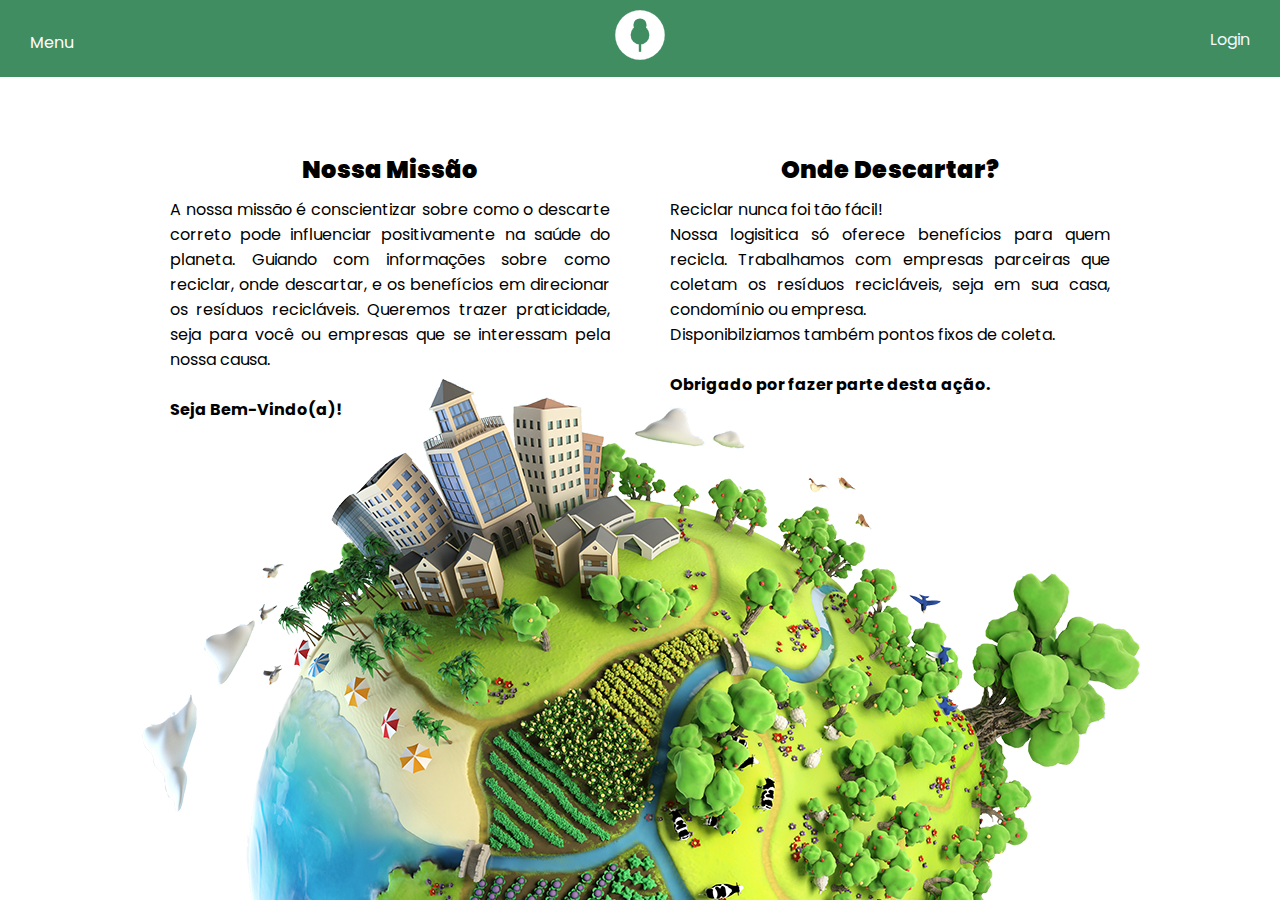
<file: public/index.html>
<!DOCTYPE html>
<html lang="en">

<head>
  <meta charset="UTF-8" />
  <meta http-equiv="X-UA-Compatible" content="IE=edge" />
  <meta name="viewport" content="width=device-width, initial-scale=1.0" />
  <link rel="icon" href="icons/pvicon.png" />
  <link rel="stylesheet" href="index.css" />
  <link rel="stylesheet" href="home.css" />
  <link href="https://cdn.jsdelivr.net/npm/@mdi/font@6.6.96/css/materialdesignicons.min.css" />
  <link rel="preconnect" href="https://fonts.googleapis.com" />
  <link rel="preconnect" href="https://fonts.gstatic.com" crossorigin />
  <link href="https://fonts.googleapis.com/css2?family=Poppins&display=swap" rel="stylesheet" />
  <title>Ponto Verde</title>
  <script src="index.js"></script>
</head>

<body>
  <div id="sidebar">
    <div class="toggle-btn" onclick="show()">
      <i class="mdi-menu"></i>
      Menu
    </div>
    <ul>
      <li><a href="index.html">Página Inicial</a></li>
      <li><a id="conta" href="login.html">Minha Conta</a></li>
      <li><a href="coleta.html">Locais de Coleta</a></li>
      <li><a href="agendar.html">Agendar Coleta</a></li>
      <li><a href="cestosseletivos.html">Cestos Seletivos</a></li>
      <li><a href="seloverde.html">Requisitos Selo Verde</a></li>
      <li><a href="contato.html">Contato</a></li>
    </ul>
  </div>
  <header>
    <div style="width: 100px"></div>
    <a href="index.html"><img src="icons/pvicon.svg" /></a>
    <div style="width: 100px">
      <a id="login" href="login.html">Login</a>
    </div>
  </header>
  <div class="conteudo">
    <div class="box">
      <Br>
      <h2 id="titulo"><b>Nossa Missão</b></h2>
      <p>
        A nossa missão é conscientizar sobre como o descarte correto pode
        influenciar positivamente na saúde do planeta. Guiando com informações
        sobre como reciclar, onde descartar, e os benefícios em direcionar os
        resíduos recicláveis. Queremos trazer praticidade, seja para você ou
        empresas que se interessam pela nossa causa.<br/>
        <br>
        <b>Seja Bem-Vindo(a)!</b>
      </p>
    </div>
    <div id="imagem">
      <img src="imgs/earth2.png" />
    </div>

    <div class="box">
      <br>
      <h2 id="titulo"><b>Onde Descartar?</b></h2>
      <p>
        Reciclar nunca foi tão fácil!<br />
        Nossa logisitica só oferece benefícios para quem recicla. Trabalhamos
        com empresas parceiras que coletam os resíduos recicláveis, seja em
        sua casa, condomínio ou empresa. <br />
        Disponibilziamos também pontos fixos de coleta.<br />
        <br>
        <b>Obrigado por fazer parte desta ação.</b>
      </p>
    </div>
  </div>
</body>

</html>
</file>
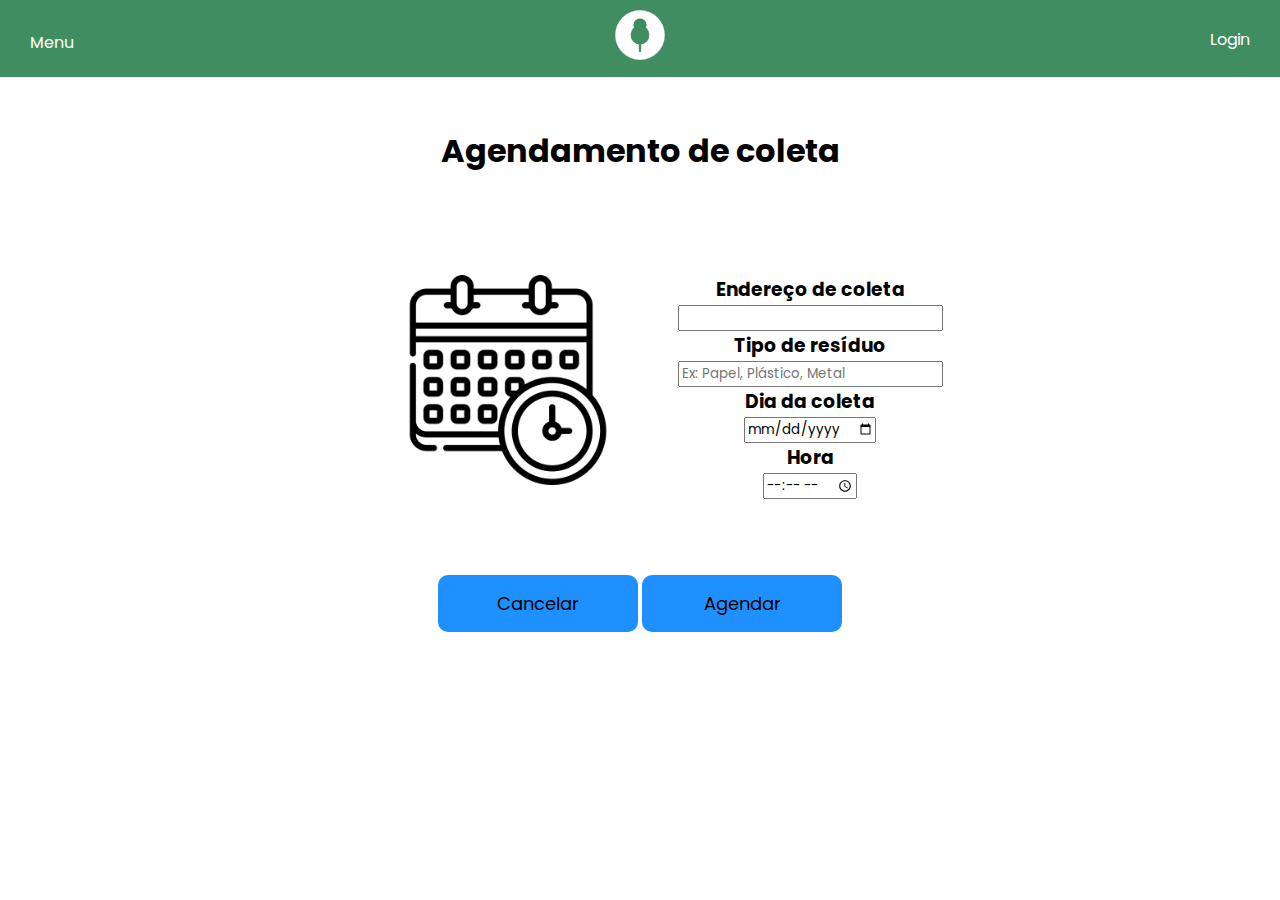
<file: public/agendar.html>
<!DOCTYPE html>
<html lang="en">

<head>
  <meta charset="UTF-8" />
  <meta http-equiv="X-UA-Compatible" content="IE=edge" />
  <meta name="viewport" content="width=device-width, initial-scale=1.0" />
  <link rel="icon" href="icons/pvicon.png" />
  <link rel="stylesheet" href="index.css" />
  <link rel="stylesheet" href="css/agendar.css" />
  <link href="https://cdn.jsdelivr.net/npm/@mdi/font@6.6.96/css/materialdesignicons.min.css" />
  <link rel="preconnect" href="https://fonts.googleapis.com" />
  <link rel="preconnect" href="https://fonts.gstatic.com" crossorigin />
  <link href="https://fonts.googleapis.com/css2?family=Poppins&display=swap" rel="stylesheet" />
  <title>Ponto Verde</title>
  <script src="index.js"></script>
  <script src="js/agendamento.js"></script>
</head>

<body>
  <div id="sidebar">
    <div class="toggle-btn" onclick="show()">
      <i class="mdi mdi-menu"></i>
      Menu
    </div>
    <ul>
      <li><a href="index.html">Página Inicial</a></li>
      <li><a id="conta" href="login.html">Minha Conta</a></li>
      <li><a href="coleta.html">Locais de Coleta</a></li>
      <li><a href="agendar.html">Agendar Coleta</a></li>
      <li><a href="cestosseletivos.html">Cestos Seletivos</a></li>
      <li><a href="seloverde.html">Requisitos Selo Verde</a></li>
      <li><a href="contato.html">Contato</a></li>
    </ul>
  </div>
  <header>
    <div style="width: 100px"></div>
    <a href="index.html"><img src="icons/pvicon.svg" /></a>
    <div style="width: 100px">
      <a id="login" href="login.html">Login</a>
    </div>
  </header>
  <div class="conteudo" style="display: block; text-align: center">
    <div style="margin-bottom: 100px; margin-top: 50px">
      <h1>Agendamento de coleta</h1>
    </div>
    <div class="form" style="display: flex; justify-content: center; height: 300px">
      <div class="card" style="width: 340px">
        <img style="height: 70%" src="imgs/calendario.png" />
      </div>
      <div class="card">
        <h3>Endereço de coleta</h3>
        <input id="endereco" type="text" />
        <h3>Tipo de resíduo</h3>
        <input id="residuo" type="text" placeholder="Ex: Papel, Plástico, Metal" />
        <h3>Dia da coleta</h3>
        <input id="datacol" type="date" />
        <h3>Hora</h3>
        <input id="horacol" type="time" />
      </div>
    </div>
    <div class="buttons">
      <a href="javascript:history.back()">
        <button style="width: 200px">Cancelar</button></a>

      <button style="width: 200px" onclick="agendar()">Agendar</button>
    </div>
  </div>
</body>

</html>
</file>
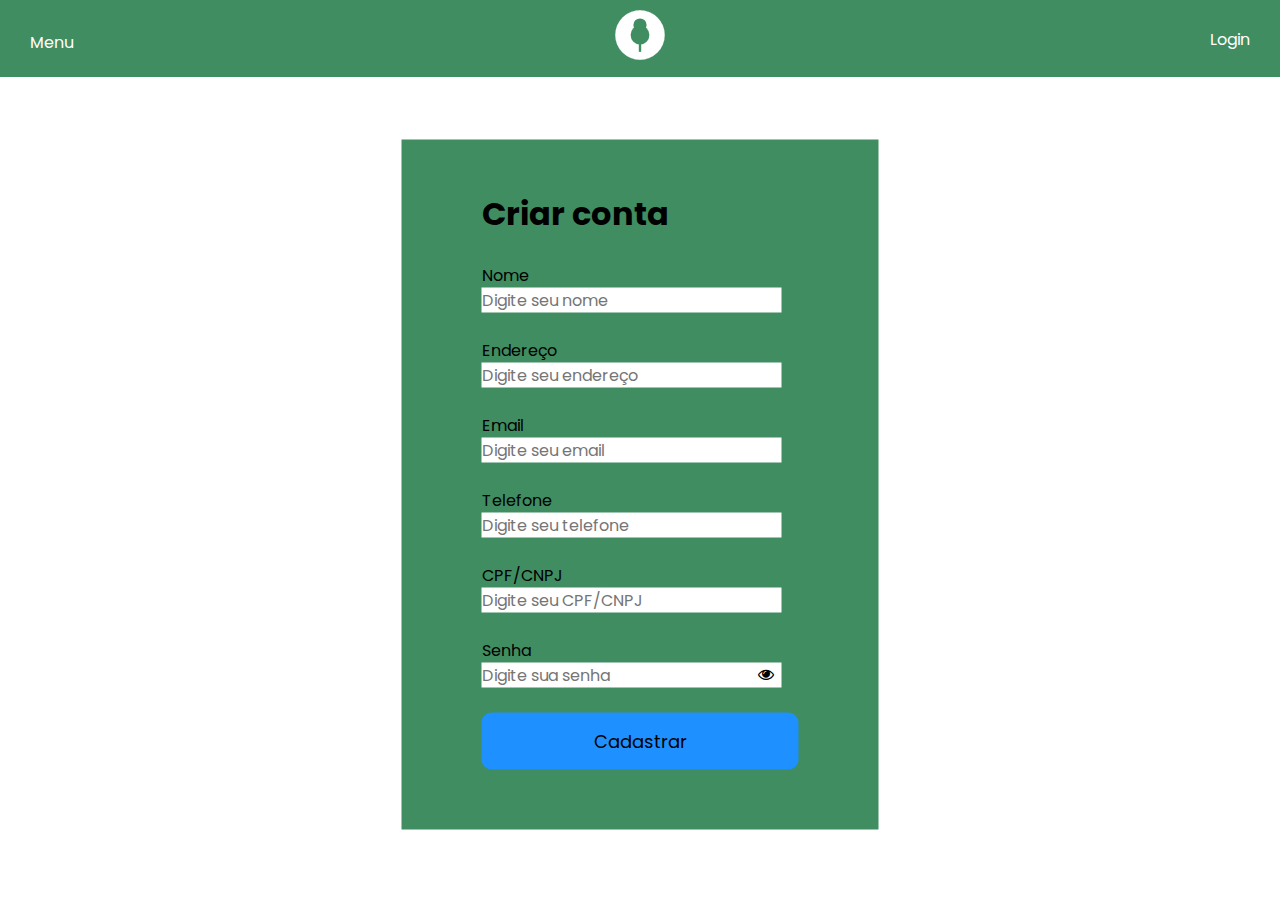
<file: public/cadastro.html>
<!DOCTYPE html>
<html lang="en">
  <head>
    <meta charset="UTF-8" />
    <meta http-equiv="X-UA-Compatible" content="IE=edge" />
    <meta name="viewport" content="width=device-width, initial-scale=1.0" />
    <link rel="icon" href="icons/pvicon.png" />
    <link rel="stylesheet" href="index.css" />
    <link rel="stylesheet" href="css/cadastro.css" />
    <link
      href="https://cdn.jsdelivr.net/npm/@mdi/font@6.6.96/css/materialdesignicons.min.css"
    />
    <link rel="preconnect" href="https://fonts.googleapis.com" />
    <link rel="preconnect" href="https://fonts.gstatic.com" crossorigin />
    <link
      href="https://fonts.googleapis.com/css2?family=Poppins&display=swap"
      rel="stylesheet"
    />
    <link
      rel="stylesheet"
      href="https://stackpath.bootstrapcdn.com/font-awesome/4.7.0/css/font-awesome.min.css"
    />
    <title>Ponto Verde</title>
    <script src="index.js"></script>
  </head>

  <body>
    <div id="sidebar">
      <div class="toggle-btn" onclick="show()">
        <i class="mdi-menu"></i>
        Menu
      </div>
      <ul>
        <li><a href="index.html">Página Inicial</a></li>
        <li><a id="conta" href="login.html">Minha Conta</a></li>
        <li><a href="coleta.html">Locais de Coleta</a></li>
        <li><a href="agendar.html">Agendar Coleta</a></li>
        <li><a href="cestosseletivos.html">Cestos Seletivos</a></li>
        <li><a href="seloverde.html">Requisitos Selo Verde</a></li>
        <li><a href="contato.html">Contato</a></li>
      </ul>
    </div>
    <header>
      <div style="width: 100px"></div>
      <a href="index.html"><img src="icons/pvicon.svg" /></a>
      <div style="width: 100px">
        <a id="login" href="login.html">Login</a>
      </div>
    </header>
    <div class="conteudo2">
      <form class="card" action="index.html">
        <br /><br />
        <h1>Criar conta</h1>
        <br />
        Nome
        <p></p>
        <input
          type="text"
          placeholder="Digite seu nome"
          id="nome"
          required
          maxlength="35"
          minlength="3"
        />
        <span></span>
        <br /><br />
        Endereço
        <p></p>
        <input
          type="text"
          placeholder="Digite seu endereço"
          id="endereco"
          required
          maxlength="50"
          minlength="10"
        />
        <span></span>
        <br /><br />
        Email
        <p></p>
        <input
          type="email"
          placeholder="Digite seu email"
          id="email"
          required
          maxlength="30"
          minlength="3"
        />
        <span></span>
        <br /><br />
        Telefone
        <p></p>
        <input
          type="text"
          placeholder="Digite seu telefone"
          id="telefone"
          required
          maxlength="20"
          minlength="8"
        />
        <span></span>
        <br /><br />
        CPF/CNPJ
        <p></p>
        <input
          type="text"
          placeholder="Digite seu CPF/CNPJ"
          id="cpf"
          required
          maxlength="25"
          minlength="10"
        />
        <span></span>
        <br /><br />
        Senha
        <p></p>
        <input
          type="password"
          id="senha"
          placeholder="Digite sua senha"
          required
          minlength="6"
        />
        <span></span>
        <i class="fa fa-eye" aria-hidden="true"></i>
        <br /><br />
        <a href="index.html"><button type="submit">Cadastrar</button></a>
      </form>
    </div>
    <script src="js/cadastro.js"></script>
  </body>
</html>
</file>
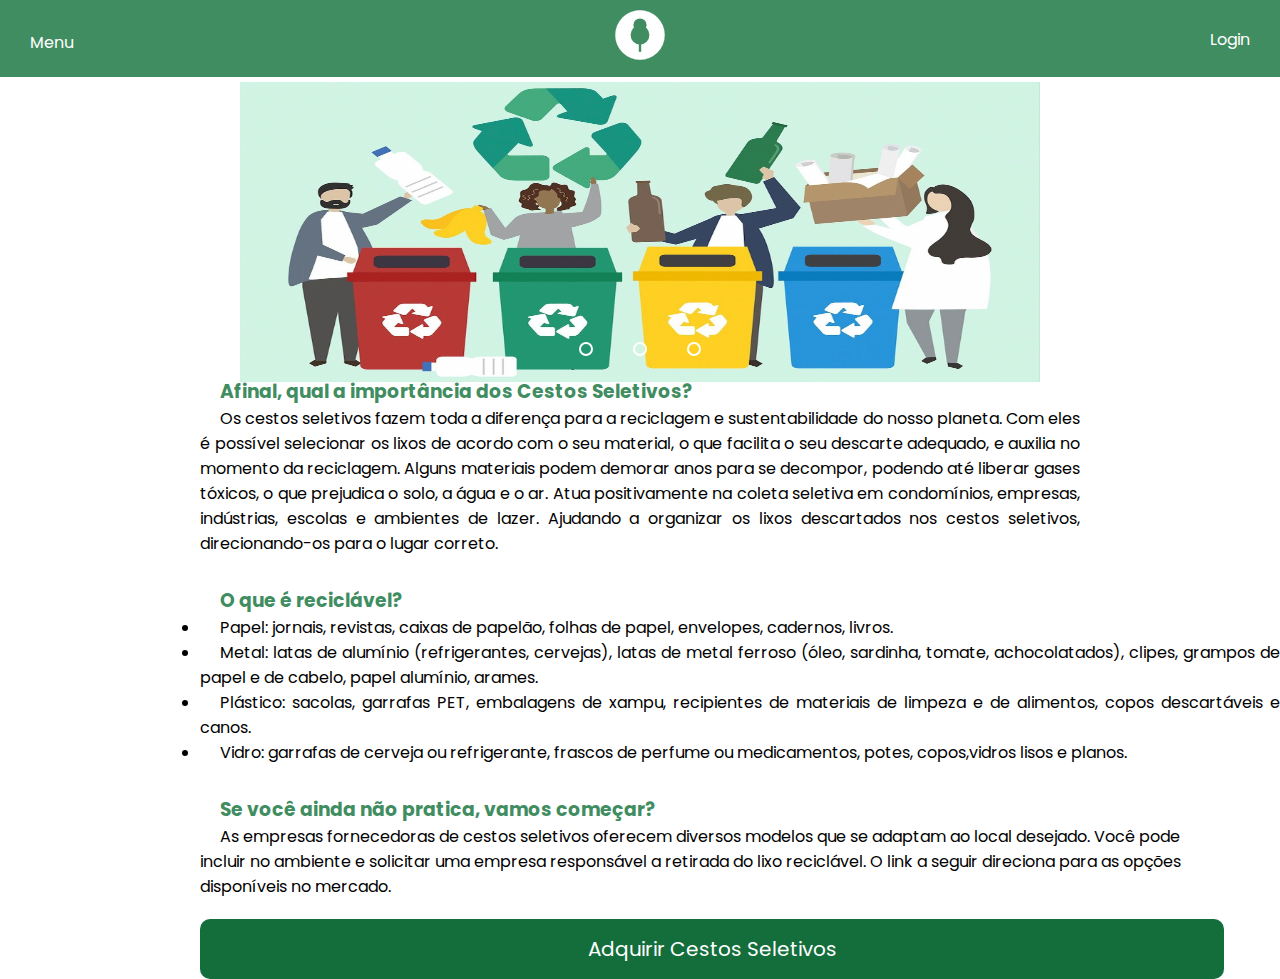
<file: public/cestosseletivos.html>
<!DOCTYPE html>
<html lang="en">

<head>
  <meta charset="UTF-8" />
  <meta http-equiv="X-UA-Compatible" content="IE=edge" />
  <meta name="viewport" content="width=device-width, initial-scale=1.0" />
  <link rel="icon" href="icons/pvicon.png" />
  <link rel="stylesheet" href="index.css" />
  <link rel="stylesheet" href="css/cestosseletivos.css"
    href="https://cdn.jsdelivr.net/npm/@mdi/font@6.6.96/css/materialdesignicons.min.css" />
  <link rel="preconnect" href="https://fonts.googleapis.com" />
  <link rel="preconnect" href="https://fonts.gstatic.com" crossorigin />
  <link href="https://fonts.googleapis.com/css2?family=Poppins&display=swap" rel="stylesheet" />
  <title>Ponto Verde</title>
  <script src="index.js"></script>
</head>

<body>
  <div id="sidebar">
    <div class="toggle-btn" onclick="show()">
      <i class="mdi-menu"></i>
      Menu
    </div>
    <ul>
      <li><a href="index.html">Página Inicial</a></li>
      <li><a id="conta" href="login.html">Minha Conta</a></li>
      <li><a href="coleta.html">Locais de Coleta</a></li>
      <li><a href="agendar.html">Agendar Coleta</a></li>
      <li><a href="cestosseletivos.html">Cestos Seletivos</a></li>
      <li><a href="seloverde.html">Requisitos Selo Verde</a></li>
      <li><a href="contato.html">Contato</a></li>
    </ul>
  </div>
  <header>
    <div style="width: 100px"></div>
    <a href="index.html"><img src="icons/pvicon.svg" /></a>
    <div style="width: 100px">
      <a id="login" href="login.html">Login</a>
    </div>
  </header>
  <div class="conteudo2">

    <div class="slider">


      <div class="slides">
        <input type="radio" name="radio-btn" id="radio1">
        <input type="radio" name="radio-btn" id="radio2">
        <input type="radio" name="radio-btn" id="radio3">

        <div class="slide first">
          <img src="imgs/1coleta.png" alt="Imagem1" />
        </div>
        <div class="slide">
          <img src="imgs/2coleta.png" alt="Imagem2" />
        </div>
        <div class="slide">
          <img src="imgs/3coleta.png" alt="Imagem3" />
        </div>
        <div class="navigation-auto">
          <div class="auto-btn1"></div>
          <div class="auto-btn2"></div>
          <div class="auto-btn3"></div>
        </div>
      </div>

      <div class="manual-navigation">
        <label for="radio1" class="manual-btn"></label>
        <label for="radio2" class="manual-btn"></label>
        <label for="radio3" class="manual-btn"></label>
      </div>

    </div>
  </div>
  <div class="text">
    <h3 id="titulo">Afinal, qual a importância dos Cestos Seletivos?</h3>
    <p>Os cestos seletivos fazem toda a diferença para a reciclagem e sustentabilidade do nosso planeta. Com eles é
      possível selecionar os lixos de acordo com o seu material, o que facilita o seu descarte adequado, e auxilia no
      momento da
      reciclagem. Alguns materiais podem demorar anos para se decompor, podendo até liberar gases tóxicos, o que
      prejudica o solo, a água e o ar.
      Atua positivamente na coleta seletiva em condomínios, empresas, indústrias, escolas e ambientes de lazer. Ajudando
      a
      organizar os lixos descartados nos cestos seletivos, direcionando-os para o lugar correto.</p>
  </div>

  <div class="text2">
    <h3 id="titulo2">O que é reciclável?</h3>
    <p>
      <li>Papel: jornais, revistas, caixas de papelão, folhas de papel,
        envelopes, cadernos, livros.<br></li>
      <li>Metal: latas de alumínio (refrigerantes, cervejas), latas de metal ferroso (óleo, sardinha, tomate,
        achocolatados), clipes, grampos de papel e de cabelo, papel alumínio, arames.<br></li>
      <li>Plástico: sacolas, garrafas PET, embalagens de xampu, recipientes de materiais de limpeza e de alimentos,
        copos
        descartáveis e canos.<br></li>
      <li>Vidro: garrafas de cerveja ou refrigerante, frascos de perfume ou medicamentos, potes,
        copos,vidros lisos e planos. </li>

    </p>


  </div>

  <div class="text3">
    <h3 id="titulo2">Se você ainda não pratica, vamos começar?</h3>
    <p>As empresas fornecedoras de cestos seletivos oferecem diversos modelos que se adaptam ao local desejado. Você
      pode incluir no ambiente e solicitar uma empresa responsável a retirada do lixo reciclável.
      O link a seguir direciona para as opções disponíveis no mercado.

      <button class="btn btn-success"
        onclick=" window.open('https://www.google.com/search?q=cestos+seletivos&sxsrf=ALiCzsZMaq_fVgED80PiVTt2w-FuM5_AKA:1654737022397&source=lnms&tbm=shop&sa=X&ved=2ahUKEwiznKrjl5_4AhVkiJUCHXqtBAAQ_AUoAXoECAEQAw&biw=1440&bih=716&dpr=2','_blank')">Adquirir
        Cestos Seletivos</button>


  </div>








  <script src="js/cestosseletivos.js"></script>
</body>

</html>
</file>
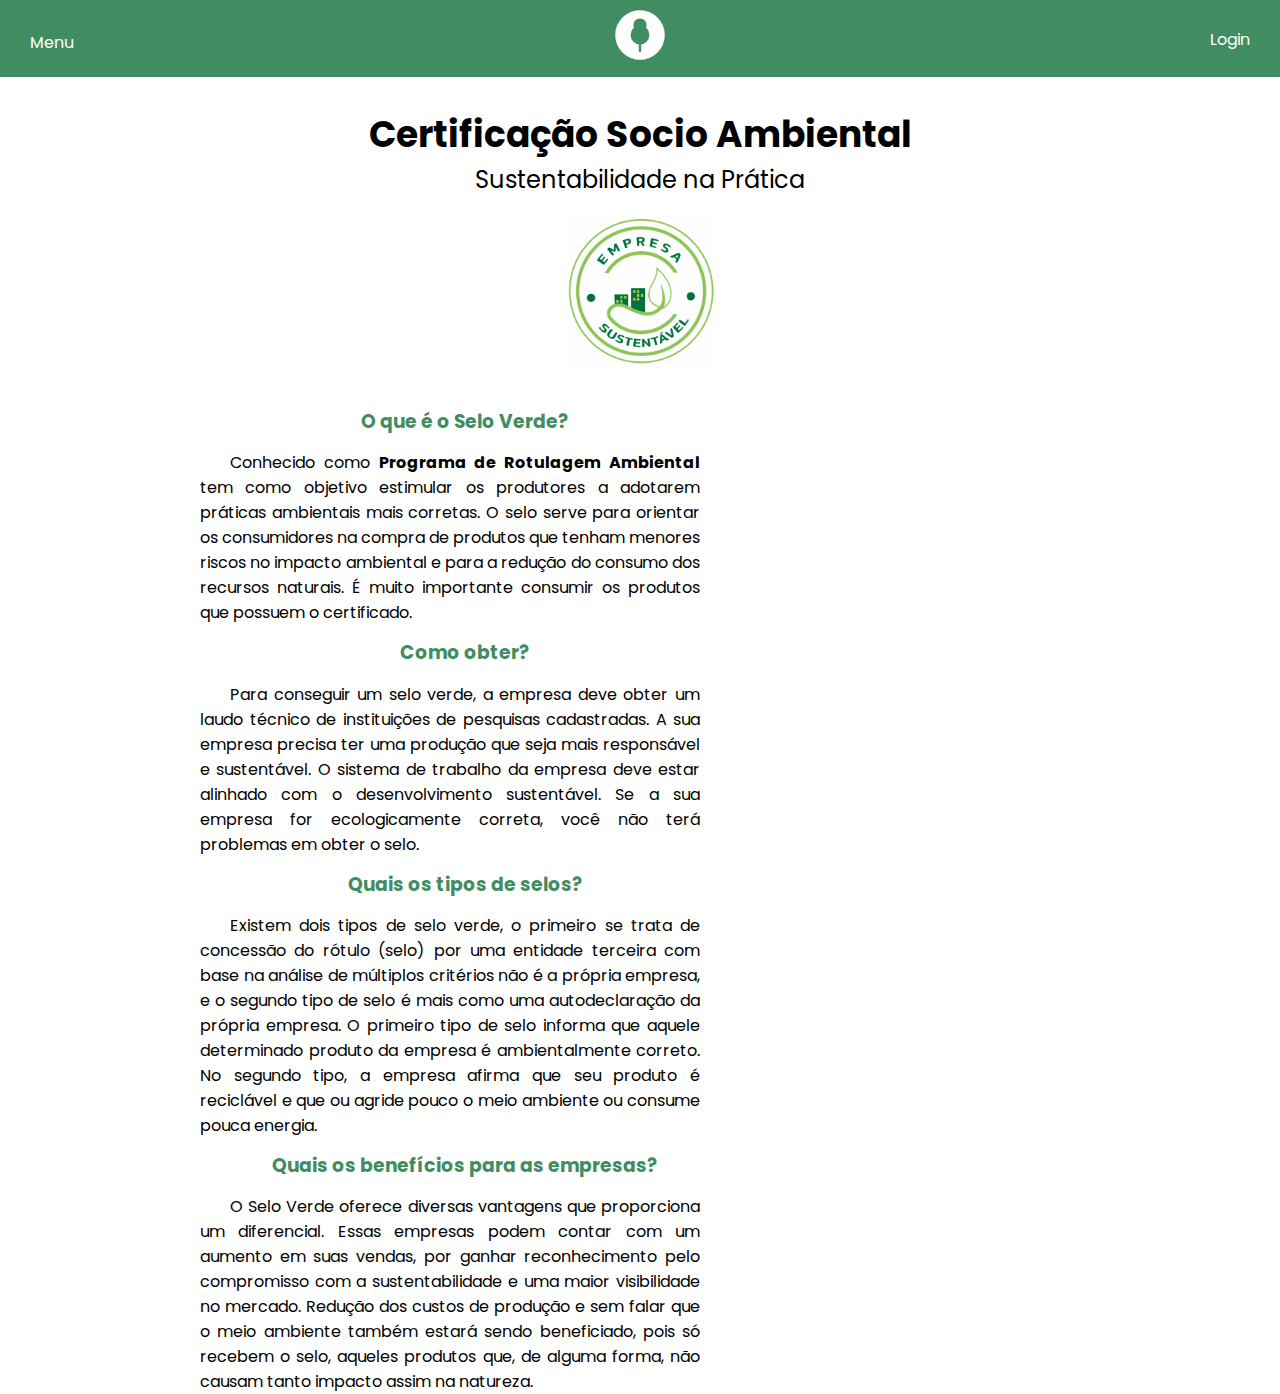
<file: public/seloverde.html>
<!DOCTYPE html>
<html lang="en">

<head>
    <meta charset="UTF-8" />
    <meta http-equiv="X-UA-Compatible" content="IE=edge" />
    <meta name="viewport" content="width=device-width, initial-scale=1.0" />
    <link rel="icon" href="icons/pvicon.png" />
    <link rel="stylesheet" href="index.css" />
    <link rel="stylesheet" href="css/seloverde.css" />
    <link href="https://cdn.jsdelivr.net/npm/@mdi/font@6.6.96/css/materialdesignicons.min.css" />
    <link rel="preconnect" href="https://fonts.googleapis.com" />
    <link rel="preconnect" href="https://fonts.gstatic.com" crossorigin />
    <link href="https://fonts.googleapis.com/css2?family=Poppins&display=swap" rel="stylesheet" />
    <title>Ponto Verde</title>
    <script src="index.js"></script>
</head>

<body>
    <div id="sidebar">
        <div class="toggle-btn" onclick="show()">
            <i class="mdi-menu"></i>
            Menu
        </div>
        <ul>
            <li><a href="index.html">Página Inicial</a></li>
            <li><a id="conta" href="login.html">Minha Conta</a></li>
            <li><a href="coleta.html">Locais de Coleta</a></li>
            <li><a href="agendar.html">Agendar Coleta</a></li>
            <li><a href="cestosseletivos.html">Cestos Seletivos</a></li>
            <li><a href="seloverde.html">Requisitos Selo Verde</a></li>
            <li><a href="contato.html">Contato</a></li>
        </ul>
    </div>
    <header>
        <div style="width: 100px"></div>
        <a href="index.html"><img src="icons/pvicon.svg"/></a>
        <div style="width: 100px">
            <a id="login" href="login.html">Login</a>
        </div>
    </header>
    <div class="conteudo2">
        <div class="tituloprincipal">
            <h2>Certificação Socio Ambiental</h2>
            <p>Sustentabilidade na Prática</p>

            <div id="imagem">
                <img src="imgs/seloverde.png" alt="">
            </div>
        </div>
        <div class="conteudo3">
            <h3 id="titulo"> O que é o Selo Verde?</h3>
            <p>Conhecido como <b>Programa de Rotulagem Ambiental</b> tem como objetivo estimular os produtores a
                adotarem práticas ambientais mais corretas. O selo serve para orientar os consumidores na compra de
                produtos que tenham menores riscos no impacto ambiental e para a redução do consumo dos recursos
                naturais. É muito importante consumir os produtos que possuem o certificado. </p>
        </div>

        <div class="conteudo3">
            <h3 id="titulo">Como obter?</h3>
            <p>Para conseguir um selo verde, a empresa deve obter um laudo técnico de instituições de pesquisas
                cadastradas. A sua empresa precisa ter uma produção que seja mais responsável e sustentável. O sistema
                de trabalho da empresa deve estar alinhado com o desenvolvimento sustentável. Se a sua empresa for
                ecologicamente correta, você não terá problemas em obter o selo.</p>
        </div>
        <div class="conteudo3">
            <h3 id="titulo">Quais os tipos de selos?</h3>
            <p>Existem dois tipos de selo verde, o primeiro se trata de concessão do rótulo (selo) por uma entidade
                terceira com base na análise de múltiplos critérios
                não é a própria empresa, e o segundo tipo de selo é mais como uma autodeclaração da própria empresa.
                O primeiro tipo de selo informa que aquele determinado produto da empresa é ambientalmente correto. No
                segundo tipo, a empresa afirma que seu produto é reciclável e que ou agride pouco o meio ambiente ou
                consume pouca energia.</p>
        </div>
        <div class="conteudo3">
            <h3 id="titulo">Quais os benefícios para as empresas?</h3>
            <p>O Selo Verde oferece diversas vantagens que proporciona um diferencial. Essas empresas podem contar com
                um aumento em suas vendas, por ganhar reconhecimento pelo
                compromisso com a sustentabilidade e uma maior visibilidade no mercado. Redução dos custos de produção e
                sem falar que o meio ambiente também estará sendo beneficiado, pois só recebem o selo, aqueles produtos
                que, de alguma forma, não causam tanto impacto assim na natureza.</p>
        </div>
    </div>
    </div>
</body>

</html>
</file>
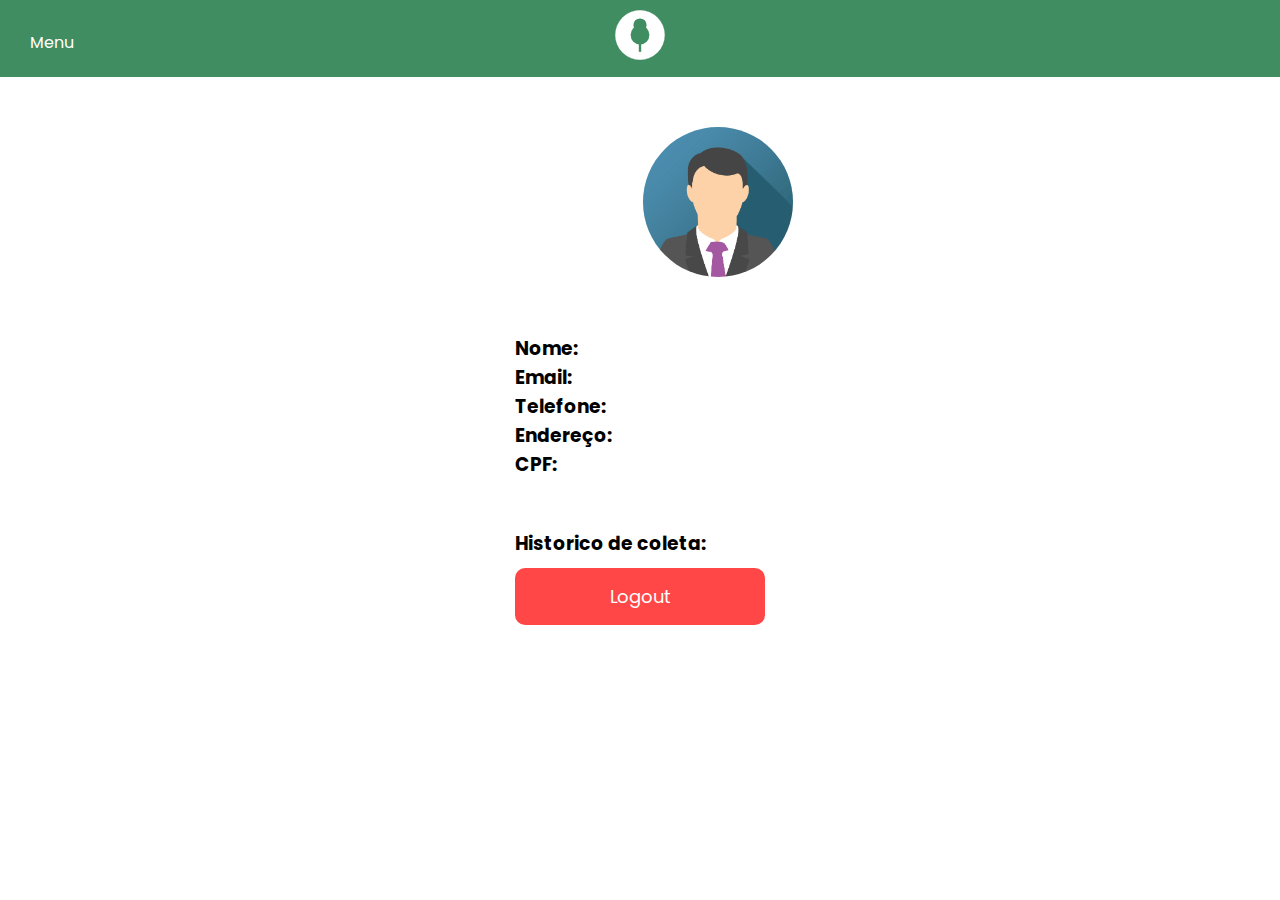
<file: public/usuario.html>
<!DOCTYPE html>
<html lang="en">
  <head>
    <meta charset="UTF-8" />
    <meta http-equiv="X-UA-Compatible" content="IE=edge" />
    <meta name="viewport" content="width=device-width, initial-scale=1.0" />
    <link rel="icon" href="icons/pvicon.png" />
    <link rel="stylesheet" href="index.css" />
    <link rel="stylesheet" href="css/usuario.css" />
    <link
      href="https://cdn.jsdelivr.net/npm/@mdi/font@6.6.96/css/materialdesignicons.min.css"
    />
    <link rel="preconnect" href="https://fonts.googleapis.com" />
    <link rel="preconnect" href="https://fonts.gstatic.com" crossorigin />
    <link
      href="https://fonts.googleapis.com/css2?family=Poppins&display=swap"
      rel="stylesheet"
    />
    <title>Ponto Verde</title>
    <script src="index.js"></script>
    <script src="js/usuario.js"></script>
  </head>

  <body>
    <div id="sidebar">
      <div class="toggle-btn" onclick="show()">
        <i class="mdi-menu"></i>
        Menu
      </div>
      <ul>
        <li><a href="index.html">Página Inicial</a></li>
        <li><a id="conta" href="usuario.html">Minha Conta</a></li>
        <li><a href="coleta.html">Locais de Coleta</a></li>
        <li><a href="agendar.html">Agendar Coleta</a></li>
        <li><a href="cestosseletivos.html">Cestos Seletivos</a></li>
        <li><a href="seloverde.html">Requisitos Selo Verde</a></li>
        <li><a href="contato.html">Contato</a></li>
      </ul>
    </div>
    <header>
      <div style="width: 100px"></div>
      <a href="index.html"><img src="icons/pvicon.svg" /></a>
      <div style="width: 100px"></div>
    </header>
    <div class="conteudo">
      <div class="usuario">
        <img id="avatar" src="/public/imgs/img_avatar.png" alt="Avatar" />
        <div class="campo">
          <h3>Nome:</h3>
          <h4 id="nome"></h4>
        </div>
        <div class="campo">
          <h3>Email:</h3>
          <h4 id="email"></h4>
        </div>
        <div class="campo">
          <h3>Telefone:</h3>
          <h4 id="telefone"></h4>
        </div>
        <div class="campo">
          <h3>Endereço:</h3>
          <h4 id="endereco"></h4>
        </div>
        <div class="campo">
          <h3>CPF:</h3>
          <h4 id="cpf"></h4>
        </div>
        <div class="historico" style="margin-top: 50px">
          <h3>Historico de coleta:</h3>
          <ul id="historico"></ul>
        </div>
        <button
          id="logout"
          style="margin-top: 10px; background-color: #ff4747; color: white"
          onclick="logout()"
        >
          Logout
        </button>
      </div>
    </div>
  </body>
</html>
</file>
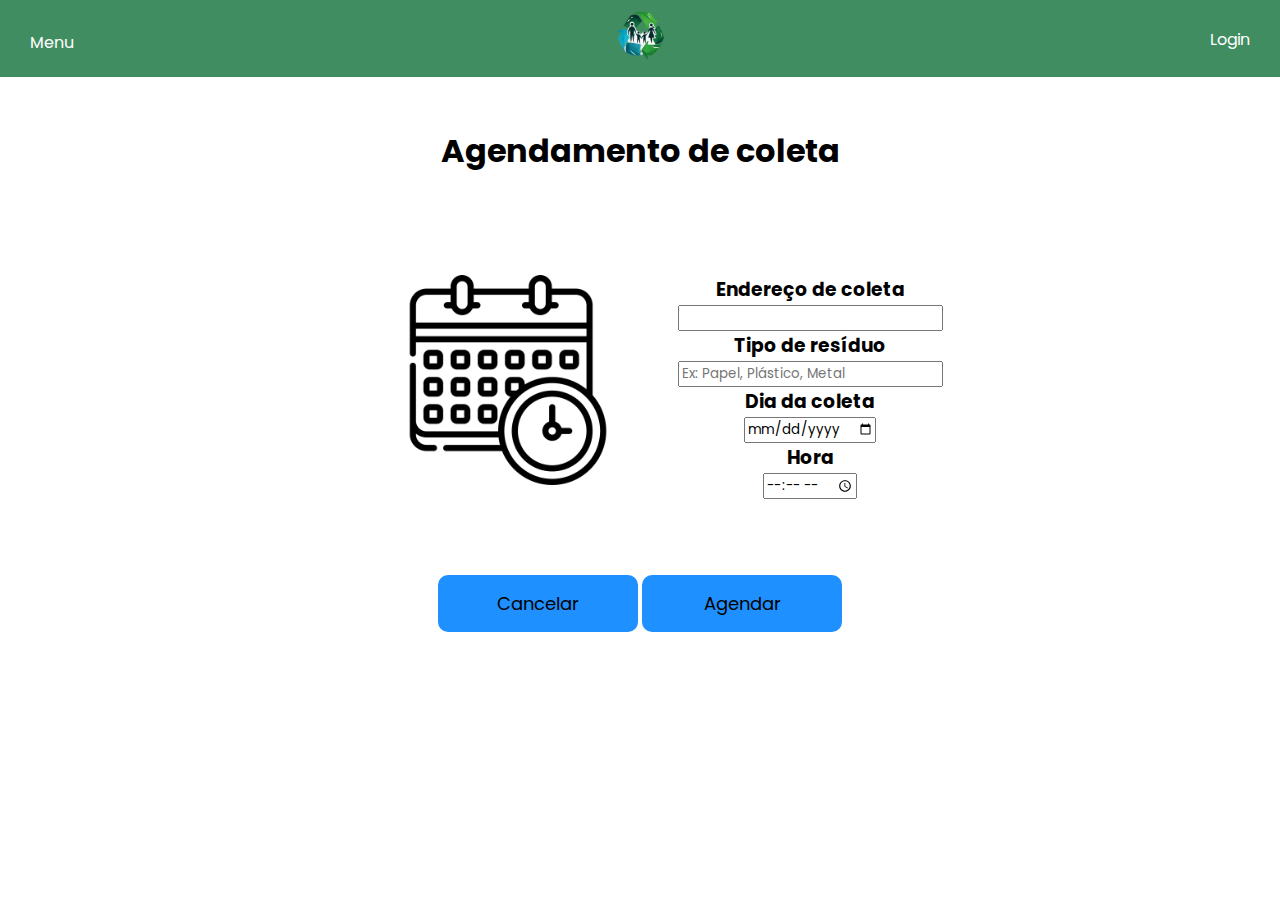
<file: src/agendar.html>
<!DOCTYPE html>
<html lang="en">

<head>
  <meta charset="UTF-8" />
  <meta http-equiv="X-UA-Compatible" content="IE=edge" />
  <meta name="viewport" content="width=device-width, initial-scale=1.0" />
  <link rel="icon" href="icons/topo.png" />
  <link rel="stylesheet" href="index.css" />
  <link rel="stylesheet" href="css/agendar.css" />
  <link href="https://cdn.jsdelivr.net/npm/@mdi/font@6.6.96/css/materialdesignicons.min.css" />
  <link rel="preconnect" href="https://fonts.googleapis.com" />
  <link rel="preconnect" href="https://fonts.gstatic.com" crossorigin />
  <link href="https://fonts.googleapis.com/css2?family=Poppins&display=swap" rel="stylesheet" />
  <title>Coleta Familiar</title>
  <script src="index.js"></script>
  <script src="js/agendamento.js"></script>
</head>

<body>
  <div id="sidebar">
    <div class="toggle-btn" onclick="show()">
      <i class="mdi mdi-menu"></i>
      Menu
    </div>
    <ul>
      <li><a href="index.html">Página Inicial</a></li>
      <li><a id="conta" href="login.html">Minha Conta</a></li>
      <li><a href="coleta.html">Locais de Coleta</a></li>
      <li><a href="agendar.html">Agendar Coleta</a></li>
      <li><a href="cestosseletivos.html">Cestos Seletivos</a></li>
      <li><a href="seloverde.html">Requisitos Selo Verde</a></li>
      <li><a href="contato.html">Contato</a></li>
    </ul>
  </div>
  <header>
    <div style="width: 100px"></div>
    <a href="index.html"><img src="icons/topo.png" /></a>
    <div style="width: 100px">
      <a id="login" href="login.html">Login</a>
    </div>
  </header>
  <div class="conteudo" style="display: block; text-align: center">
    <div style="margin-bottom: 100px; margin-top: 50px">
      <h1>Agendamento de coleta</h1>
    </div>
    <div class="form" style="display: flex; justify-content: center; height: 300px">
      <div class="card" style="width: 340px">
        <img style="height: 70%" src="imgs/calendario.png" />
      </div>
      <div class="card">
        <h3>Endereço de coleta</h3>
        <input id="endereco" type="text" />
        <h3>Tipo de resíduo</h3>
        <input id="residuo" type="text" placeholder="Ex: Papel, Plástico, Metal" />
        <h3>Dia da coleta</h3>
        <input id="datacol" type="date" />
        <h3>Hora</h3>
        <input id="horacol" type="time" />
      </div>
    </div>
    <div class="buttons">
      <a href="javascript:history.back()">
        <button style="width: 200px">Cancelar</button></a>

      <button style="width: 200px" onclick="agendar()">Agendar</button>
    </div>
  </div>
</body>

</html>
</file>
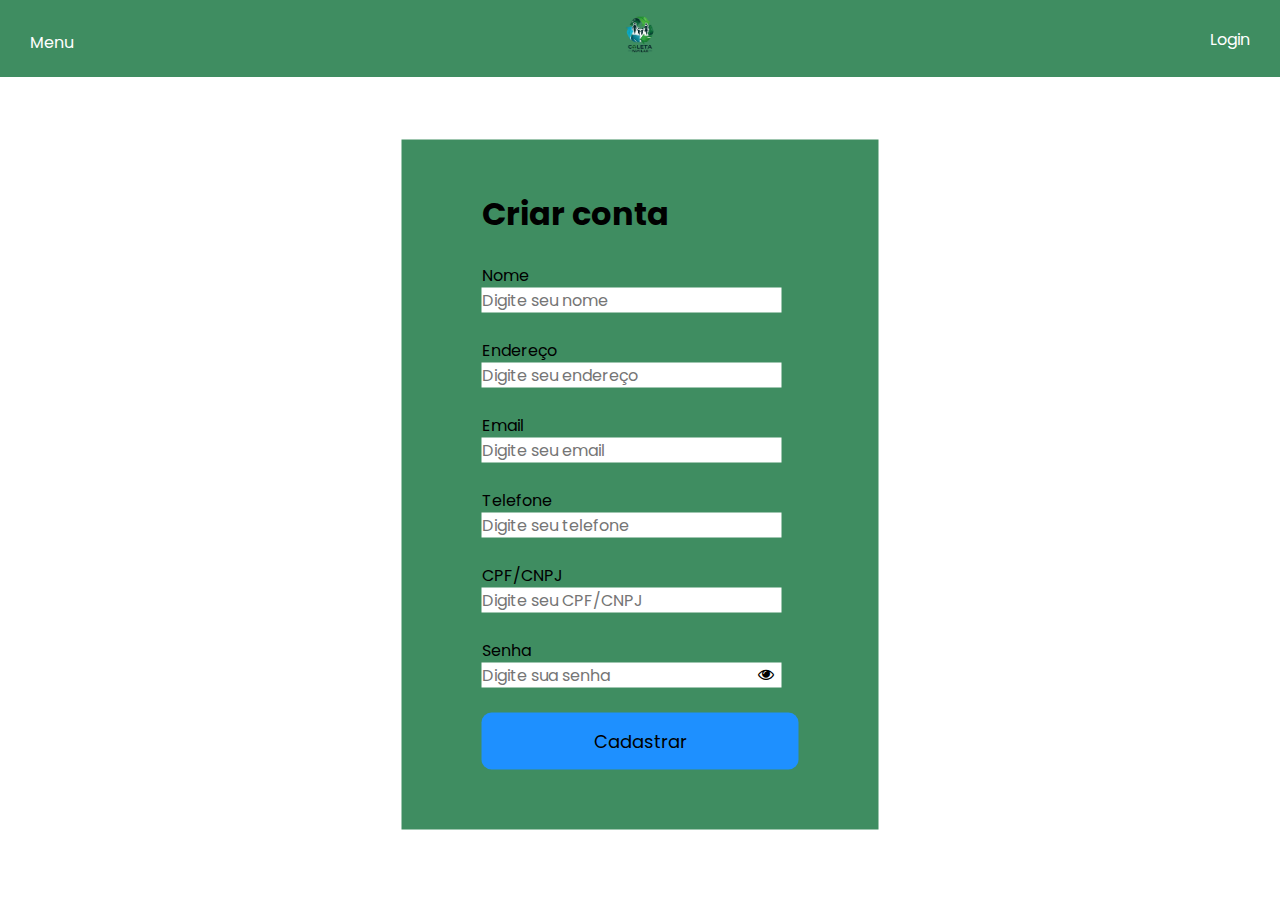
<file: src/cadastro.html>
<!DOCTYPE html>
<html lang="en">
  <head>
    <meta charset="UTF-8" />
    <meta http-equiv="X-UA-Compatible" content="IE=edge" />
    <meta name="viewport" content="width=device-width, initial-scale=1.0" />
    <link rel="icon" href="icons/topo.png" />
    <link rel="stylesheet" href="index.css" />
    <link rel="stylesheet" href="css/cadastro.css" />
    <link
      href="https://cdn.jsdelivr.net/npm/@mdi/font@6.6.96/css/materialdesignicons.min.css"
    />
    <link rel="preconnect" href="https://fonts.googleapis.com" />
    <link rel="preconnect" href="https://fonts.gstatic.com" crossorigin />
    <link
      href="https://fonts.googleapis.com/css2?family=Poppins&display=swap"
      rel="stylesheet"
    />
    <link
      rel="stylesheet"
      href="https://stackpath.bootstrapcdn.com/font-awesome/4.7.0/css/font-awesome.min.css"
    />
    <title>Coleta Familiar</title>
    <script src="index.js"></script>
  </head>

  <body>
    <div id="sidebar">
      <div class="toggle-btn" onclick="show()">
        <i class="mdi-menu"></i>
        Menu
      </div>
      <ul>
        <li><a href="index.html">Página Inicial</a></li>
        <li><a id="conta" href="login.html">Minha Conta</a></li>
        <li><a href="coleta.html">Locais de Coleta</a></li>
        <li><a href="agendar.html">Agendar Coleta</a></li>
        <li><a href="cestosseletivos.html">Cestos Seletivos</a></li>
        <li><a href="seloverde.html">Requisitos Selo Verde</a></li>
        <li><a href="contato.html">Contato</a></li>
      </ul>
    </div>
    <header>
      <div style="width: 100px"></div>
      <a href="index.html"><img src="icons/semfundo.png" /></a>
      <div style="width: 100px">
        <a id="login" href="login.html">Login</a>
      </div>
    </header>
    <div class="conteudo2">
      <form class="card" action="index.html">
        <br /><br />
        <h1>Criar conta</h1>
        <br />
        Nome
        <p></p>
        <input
          type="text"
          placeholder="Digite seu nome"
          id="nome"
          required
          maxlength="35"
          minlength="3"
        />
        <span></span>
        <br /><br />
        Endereço
        <p></p>
        <input
          type="text"
          placeholder="Digite seu endereço"
          id="endereco"
          required
          maxlength="50"
          minlength="10"
        />
        <span></span>
        <br /><br />
        Email
        <p></p>
        <input
          type="email"
          placeholder="Digite seu email"
          id="email"
          required
          maxlength="30"
          minlength="3"
        />
        <span></span>
        <br /><br />
        Telefone
        <p></p>
        <input
          type="text"
          placeholder="Digite seu telefone"
          id="telefone"
          required
          maxlength="20"
          minlength="8"
        />
        <span></span>
        <br /><br />
        CPF/CNPJ
        <p></p>
        <input
          type="text"
          placeholder="Digite seu CPF/CNPJ"
          id="cpf"
          required
          maxlength="25"
          minlength="10"
        />
        <span></span>
        <br /><br />
        Senha
        <p></p>
        <input
          type="password"
          id="senha"
          placeholder="Digite sua senha"
          required
          minlength="6"
        />
        <span></span>
        <i class="fa fa-eye" aria-hidden="true"></i>
        <br /><br />
        <a href="index.html"><button type="submit">Cadastrar</button></a>
      </form>
    </div>
    <script src="js/cadastro.js"></script>
  </body>
</html>
</file>
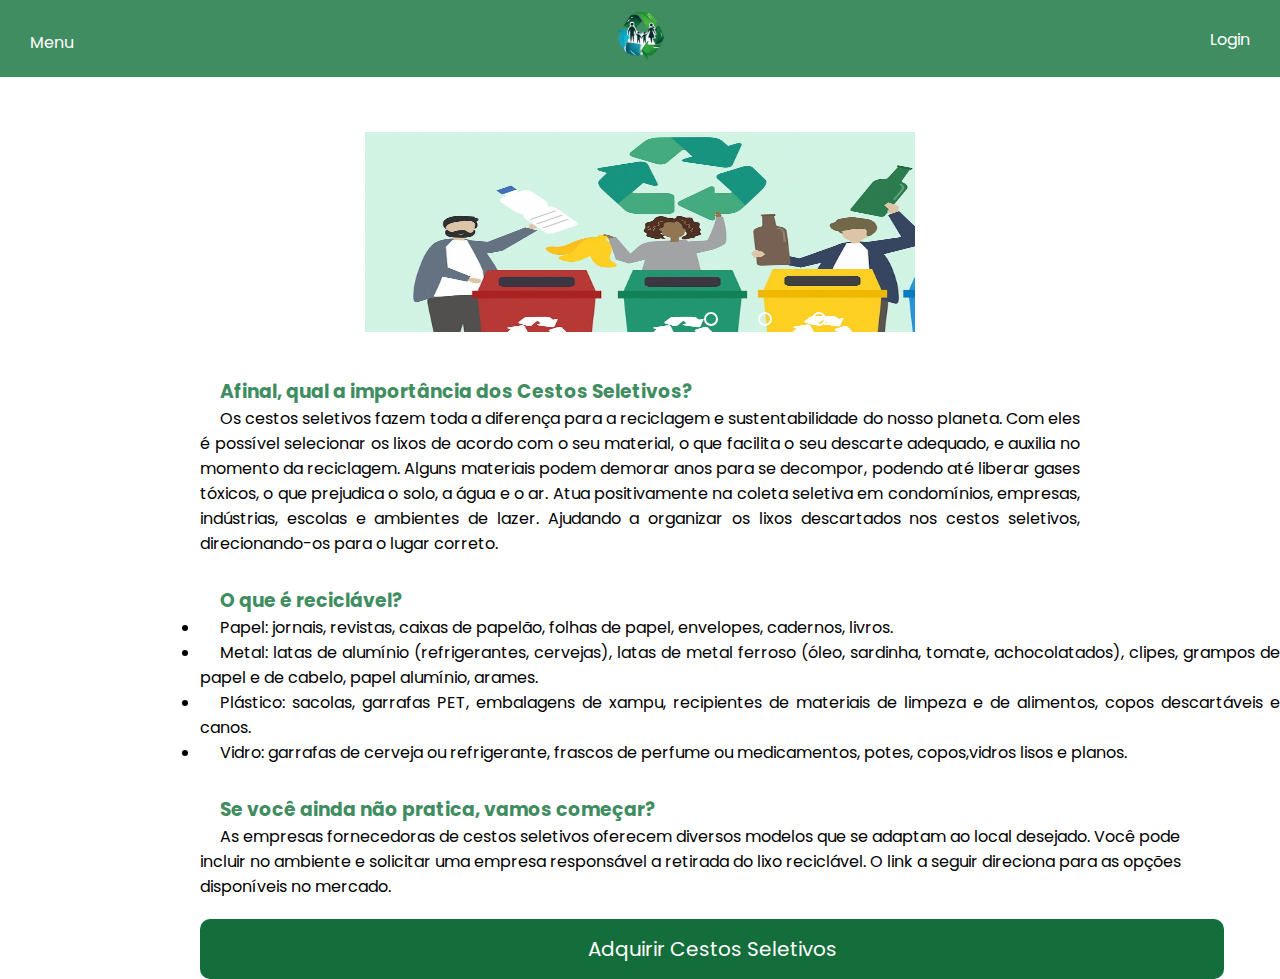
<file: src/cestosseletivos.html>
<!DOCTYPE html>
<html lang="en">

<head>
  <meta charset="UTF-8" />
  <meta http-equiv="X-UA-Compatible" content="IE=edge" />
  <meta name="viewport" content="width=device-width, initial-scale=1.0" />
  <link rel="icon" href="icons/topo.png" />
  <link rel="stylesheet" href="index.css" />
  <link rel="stylesheet" href="css/cestosseletivos.css"
    href="https://cdn.jsdelivr.net/npm/@mdi/font@6.6.96/css/materialdesignicons.min.css" />
  <link rel="preconnect" href="https://fonts.googleapis.com" />
  <link rel="preconnect" href="https://fonts.gstatic.com" crossorigin />
  <link href="https://fonts.googleapis.com/css2?family=Poppins&display=swap" rel="stylesheet" />
  <title>Coleta Familiar</title>
  <script src="index.js"></script>
</head>

<body>
  <div id="sidebar">
    <div class="toggle-btn" onclick="show()">
      <i class="mdi-menu"></i>
      Menu
    </div>
    <ul>
      <li><a href="index.html">Página Inicial</a></li>
      <li><a id="conta" href="login.html">Minha Conta</a></li>
      <li><a href="coleta.html">Locais de Coleta</a></li>
      <li><a href="agendar.html">Agendar Coleta</a></li>
      <li><a href="cestosseletivos.html">Cestos Seletivos</a></li>
      <li><a href="seloverde.html">Requisitos Selo Verde</a></li>
      <li><a href="contato.html">Contato</a></li>
    </ul>
  </div>
  <header>
    <div style="width: 100px"></div>
    <a href="index.html"><img src="icons/topo.png" /></a>
    <div style="width: 100px">
      <a id="login" href="login.html">Login</a>
    </div>
  </header>
  <div class="conteudo2">

    <div class="slider">


      <div class="slides">
        <input type="radio" name="radio-btn" id="radio1">
        <input type="radio" name="radio-btn" id="radio2">
        <input type="radio" name="radio-btn" id="radio3">

        <div class="slide first">
          <img src="imgs/1coleta.png" alt="Imagem1" />
        </div>
        <div class="slide">
          <img src="imgs/2coleta.png" alt="Imagem2" />
        </div>
        <div class="slide">
          <img src="imgs/3coleta.png" alt="Imagem3" />
        </div>
        <div class="navigation-auto">
          <div class="auto-btn1"></div>
          <div class="auto-btn2"></div>
          <div class="auto-btn3"></div>
        </div>
      </div>

      <div class="manual-navigation">
        <label for="radio1" class="manual-btn"></label>
        <label for="radio2" class="manual-btn"></label>
        <label for="radio3" class="manual-btn"></label>
      </div>

    </div>
  </div>
  <div class="text">
    <h3 id="titulo">Afinal, qual a importância dos Cestos Seletivos?</h3>
    <p>Os cestos seletivos fazem toda a diferença para a reciclagem e sustentabilidade do nosso planeta. Com eles é
      possível selecionar os lixos de acordo com o seu material, o que facilita o seu descarte adequado, e auxilia no
      momento da
      reciclagem. Alguns materiais podem demorar anos para se decompor, podendo até liberar gases tóxicos, o que
      prejudica o solo, a água e o ar.
      Atua positivamente na coleta seletiva em condomínios, empresas, indústrias, escolas e ambientes de lazer. Ajudando
      a
      organizar os lixos descartados nos cestos seletivos, direcionando-os para o lugar correto.</p>
  </div>

  <div class="text2">
    <h3 id="titulo2">O que é reciclável?</h3>
    <p>
      <li>Papel: jornais, revistas, caixas de papelão, folhas de papel,
        envelopes, cadernos, livros.<br></li>
      <li>Metal: latas de alumínio (refrigerantes, cervejas), latas de metal ferroso (óleo, sardinha, tomate,
        achocolatados), clipes, grampos de papel e de cabelo, papel alumínio, arames.<br></li>
      <li>Plástico: sacolas, garrafas PET, embalagens de xampu, recipientes de materiais de limpeza e de alimentos,
        copos
        descartáveis e canos.<br></li>
      <li>Vidro: garrafas de cerveja ou refrigerante, frascos de perfume ou medicamentos, potes,
        copos,vidros lisos e planos. </li>

    </p>


  </div>

  <div class="text3">
    <h3 id="titulo2">Se você ainda não pratica, vamos começar?</h3>
    <p>As empresas fornecedoras de cestos seletivos oferecem diversos modelos que se adaptam ao local desejado. Você
      pode incluir no ambiente e solicitar uma empresa responsável a retirada do lixo reciclável.
      O link a seguir direciona para as opções disponíveis no mercado.

      <button class="btn btn-success"
        onclick=" window.open('https://www.google.com/search?q=cestos+seletivos&sxsrf=ALiCzsZMaq_fVgED80PiVTt2w-FuM5_AKA:1654737022397&source=lnms&tbm=shop&sa=X&ved=2ahUKEwiznKrjl5_4AhVkiJUCHXqtBAAQ_AUoAXoECAEQAw&biw=1440&bih=716&dpr=2','_blank')">Adquirir
        Cestos Seletivos</button>


  </div>








  <script src="js/cestosseletivos.js"></script>
</body>

</html>
</file>
<file: public/index.css>
* {
  font-family: 'Poppins', sans-serif;
  margin: 0;
}

header img {
  height: 50px;
}

header {
  background-color: #3f8d61;
  padding: 10px 0;
  display: flex;
  justify-content: space-between;
}

.conteudo {
  display: flex;
  justify-content: center;
}

#sidebar {
  background-color: #3f8d61;
  color: white;
  font-weight: 400;
  position: absolute;
  width: 300px;
  height: 40%;
  left: -300px;
  transition: 0.4s;
  opacity: 1;
}

#sidebar.active {
  left: 0px;
}

#sidebar ul li {
  list-style: none;
  margin-top: 10px;
}

#sidebar ul {
  margin-top: 100px;
}

#sidebar .toggle-btn {
  position: absolute;
  top: 30px;
  left: 330px;
  cursor: pointer;
}

:any-link {
  text-decoration: none;
  color: rgb(255, 255, 255);
}

button {
  background-color: rgb(196, 196, 196);
  border: none;
  padding: 15px;
  width: 100%;
  border-radius: 10px;
  font-size: 18px;
}

button:hover {
  background-color: #9e9e9e;
  cursor: pointer;
}

#login {
  position: relative;
  top: 30%;
  left: 30%;
}

a:hover {
  color: rgb(44, 44, 44);
}

#logout:hover {
  color: #cc3838;
  cursor: pointer;
}
</file>
<file: public/home.css>
body {
  font-family: 'Segoe UI', Tahoma, Geneva, Verdana, sans-serif;
  margin: 0px;
  padding: 0px;
}

#titulo {
  font-family: Arial, Helvetica, sans-serif;
  text-align: center;
}

.box {
  display: inline-block;
  width: 500px;
  height: 300px;
  /* margin-left: 100px; */
  margin-top: 50px;
  align-items: center;
  text-align: justify;
  color: black;

}

.box p {
  margin: 10px 30px;
}

#imagem {
  position: fixed;
  
  margin-top: 300px;

}



:any-link {
  text-decoration: none;
  color: aliceblue;
}
</file>
<file: public/css/agendar.css>
button {
    background-color: dodgerblue;
}
button:hover {
    background-color: deepskyblue;
    cursor: pointer;
}
</file>
<file: public/css/cadastro.css>
button {
    background-color: dodgerblue;
    border: none;
    padding: 15px;
    width: 100%;
    border-radius: 10px;
    font-size: 18px;
}

button:hover {
    background-color: deepskyblue;
    cursor: pointer;
}

.conteudo2 {
    background-color: rgba(63, 141, 97, 1);
    position: absolute;
    top: 50%;
    left: 50%;
    transform: translate(-50%, -45%);
    padding: 80px;
    padding-top: 0px;
    padding-bottom: 60px;
}

input {
    padding: 0px;
    border: none;
    outline: none;
    font-size: medium;
    width: 300px;
}

.fa-eye {
    position: absolute;
    top: 526px;
    right: 105px;
    cursor: pointer;
    color: 272626;
}

input:invalid, textarea:invalid {
    border-color: red;
}

input:valid, textarea:valid{
    border-color: green;
}

span {
    position: relative;
    font-weight: bold;
}

input:invalid + span::before, textarea:invalid + span::before {
    content: "✖";
    color:rgba(63, 141, 97, 1);
}

input:valid + span::before, textarea:valid + span::before {
    content: "✓";
    color: blue
}
</file>
<file: public/css/seloverde.css>
body {
    font-family: 'Segoe UI', Tahoma, Geneva, Verdana, sans-serif;
    margin: 0px;
    padding: 0px;
}

.tituloprincipal {

    font-family: 'Segoe UI', Tahoma, Geneva, Verdana, sans-serif;
    text-align: center;
    margin-top: 30px;
    font-size: x-large;

}

.conteudo3 {
    display: inline-block;
    width: 500px;
    height: px;
    text-indent: 30px;
    justify-content: center;
    text-align: justify;
    margin-inline: 200px;
    
}

.conteudo3 #titulo {
    line-height: 3;
    color: rgba(63, 141, 97);
    text-align: center;
}

.tituloprincipal #imagem img {
    width: 150px;
    margin-inline: 35%;
    margin: 20px;

}
</file>
<file: public/css/usuario.css>
#avatar {
    border-radius: 50%;
    width:150px;
    padding: 50px;
    position: relative;
    left: 31%;
    
    
}
</file>
<file: src/index.css>
* {
  font-family: 'Poppins', sans-serif;
  margin: 0;
}

header img {
  height: 50px;
}

header {
  background-color: #3f8d61;
  padding: 10px 0;
  display: flex;
  justify-content: space-between;
}

.conteudo {
  display: flex;
  justify-content: center;
}

#sidebar {
  background-color: #3f8d61;
  color: white;
  font-weight: 400;
  position: absolute;
  width: 300px;
  height: 40%;
  left: -300px;
  transition: 0.4s;
  opacity: 1;
}

#sidebar.active {
  left: 0px;
}

#sidebar ul li {
  list-style: none;
  margin-top: 10px;
}

#sidebar ul {
  margin-top: 100px;
}

#sidebar .toggle-btn {
  position: absolute;
  top: 30px;
  left: 330px;
  cursor: pointer;
}

:any-link {
  text-decoration: none;
  color: rgb(255, 255, 255);
}

button {
  background-color: rgb(196, 196, 196);
  border: none;
  padding: 15px;
  width: 100%;
  border-radius: 10px;
  font-size: 18px;
}

button:hover {
  background-color: #9e9e9e;
  cursor: pointer;
}

#login {
  position: relative;
  top: 30%;
  left: 30%;
}

a:hover {
  color: rgb(44, 44, 44);
}

#logout:hover {
  color: #cc3838;
  cursor: pointer;
</file>
<file: src/css/agendar.css>
button {
    background-color: dodgerblue;
}
button:hover {
    background-color: deepskyblue;
    cursor: pointer;
}
</file>
<file: src/css/cadastro.css>
button {
    background-color: dodgerblue;
    border: none;
    padding: 15px;
    width: 100%;
    border-radius: 10px;
    font-size: 18px;
}

button:hover {
    background-color: deepskyblue;
    cursor: pointer;
}

.conteudo2 {
    background-color: rgba(63, 141, 97, 1);
    position: absolute;
    top: 50%;
    left: 50%;
    transform: translate(-50%, -45%);
    padding: 80px;
    padding-top: 0px;
    padding-bottom: 60px;
}

input {
    padding: 0px;
    border: none;
    outline: none;
    font-size: medium;
    width: 300px;
}

.fa-eye {
    position: absolute;
    top: 526px;
    right: 105px;
    cursor: pointer;
    color: 272626;
}

input:invalid, textarea:invalid {
    border-color: red;
}

input:valid, textarea:valid{
    border-color: green;
}

span {
    position: relative;
    font-weight: bold;
}

input:invalid + span::before, textarea:invalid + span::before {
    content: "✖";
    color:rgba(63, 141, 97, 1);
}

input:valid + span::before, textarea:valid + span::before {
    content: "✓";
    color: blue
}
</file>
